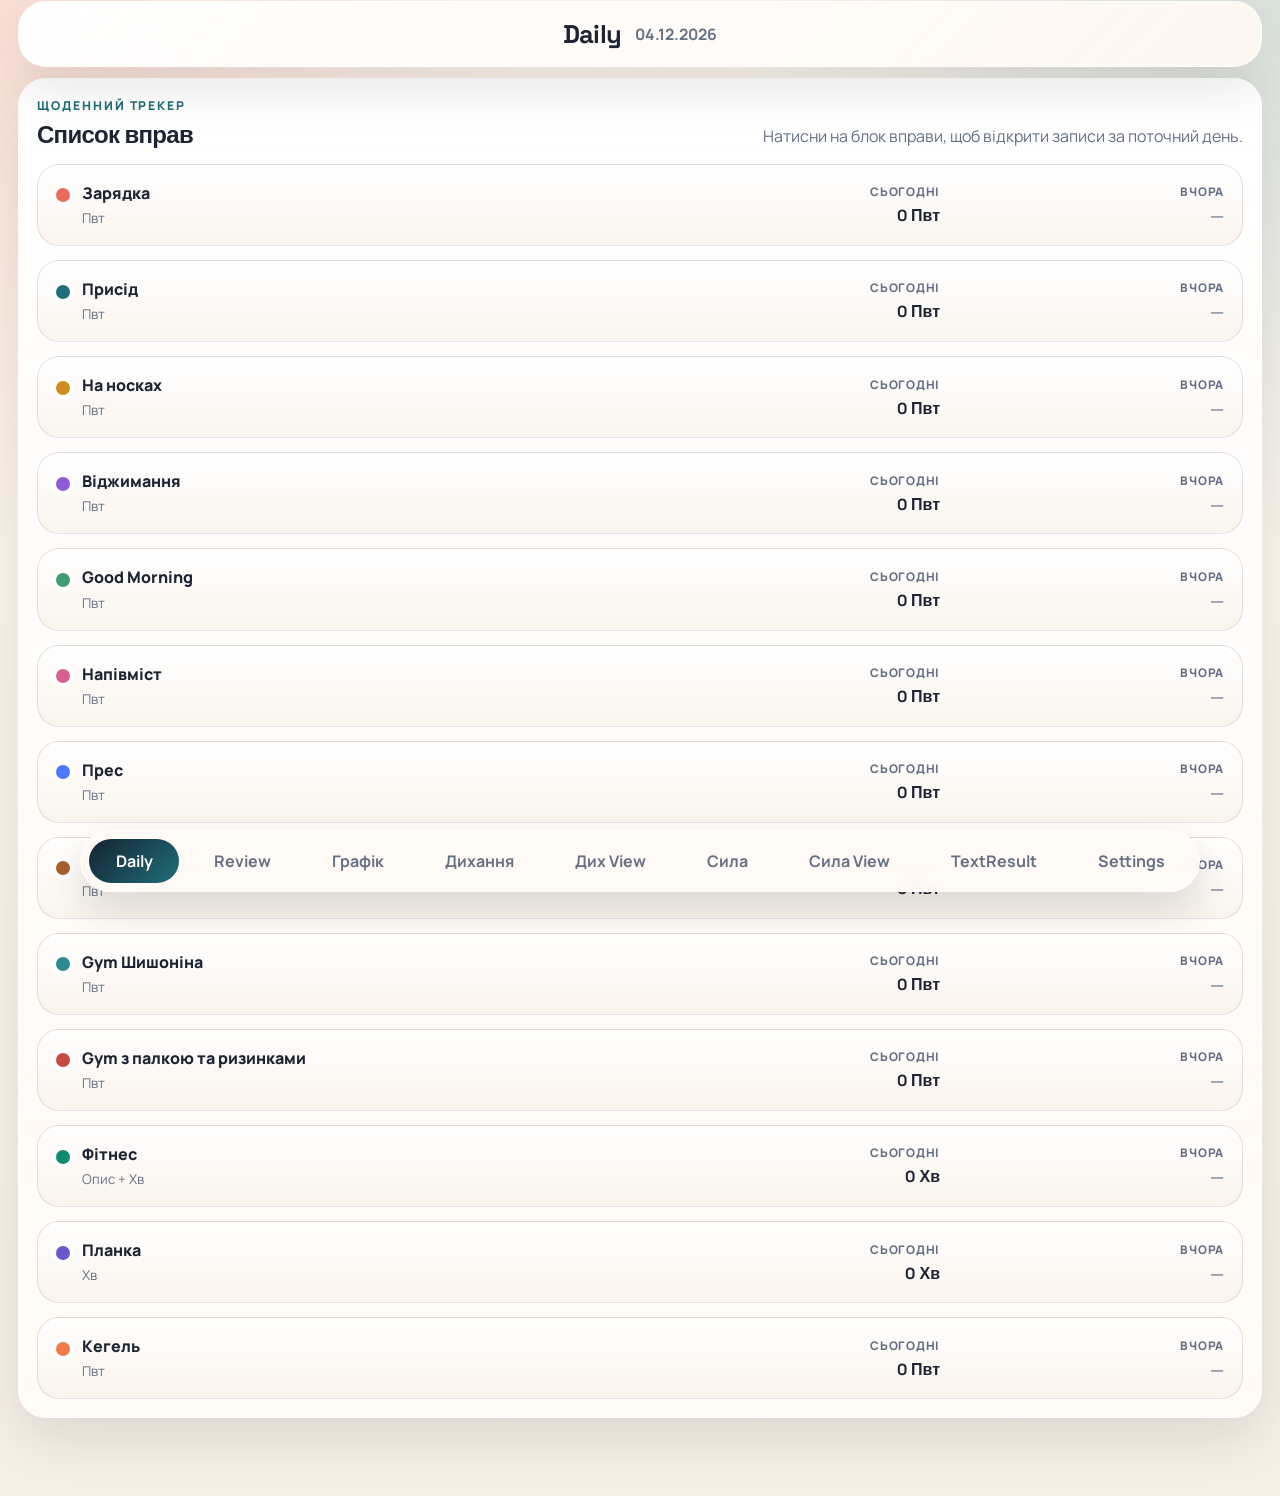
<file: index.html>
﻿<!doctype html>
<html lang="uk">
  <head>
    <meta charset="UTF-8" />
    <meta name="viewport" content="width=device-width, initial-scale=1.0" />
    <title>Training Tracker | Daily</title>
    <meta
      name="description"
      content="Training Tracker для щоденного запису повторів, хвилин і коротких нотаток по вправах."
    />
    <link rel="icon" type="image/png" href="img/favicon.png" />
    <link rel="apple-touch-icon" href="img/web-app-manifest-192x192.png" />
    <meta name="theme-color" content="#142233" />
    <link rel="manifest" href="manifest.json" />
    <link rel="stylesheet" href="styles/main.css" />
  </head>
  <body data-page="daily">
    <div class="app-shell">
      <header class="page-header">
        <div class="page-header__inner">
          <div class="page-header__title-row">
            <h1>Daily</h1>
            <p class="page-header__date" id="business-date"></p>
          </div>
        </div>
      </header>

      <main class="page-main">
        <section class="page-section page-section--tight">
          <div class="section-heading section-heading--compact">
            <div>
              <p class="section-heading__eyebrow">Щоденний трекер</p>
              <h2>Список вправ</h2>
            </div>
            <p class="section-heading__hint">
              Натисни на блок вправи, щоб відкрити записи за поточний день.
            </p>
          </div>

          <div id="daily-exercises" class="exercise-list"></div>
        </section>
      </main>

      <nav class="bottom-nav" aria-label="Основна навігація">
        <a class="nav-link is-active" href="index.html">Daily</a>
        <a class="nav-link" href="monthly-review.html">Monthly Review</a>
        <a class="nav-link" href="progress-chart.html">Графік</a>
        <a class="nav-link" href="breathing-gymnastics.html">Дихальна</a>
        <a class="nav-link" href="breathing-view.html">Дихальна View</a>
        <a class="nav-link" href="strength-exercises.html">Силові</a>
      </nav>
    </div>

    <script type="module" src="scripts/daily.js"></script>
  </body>
</html>
</file>
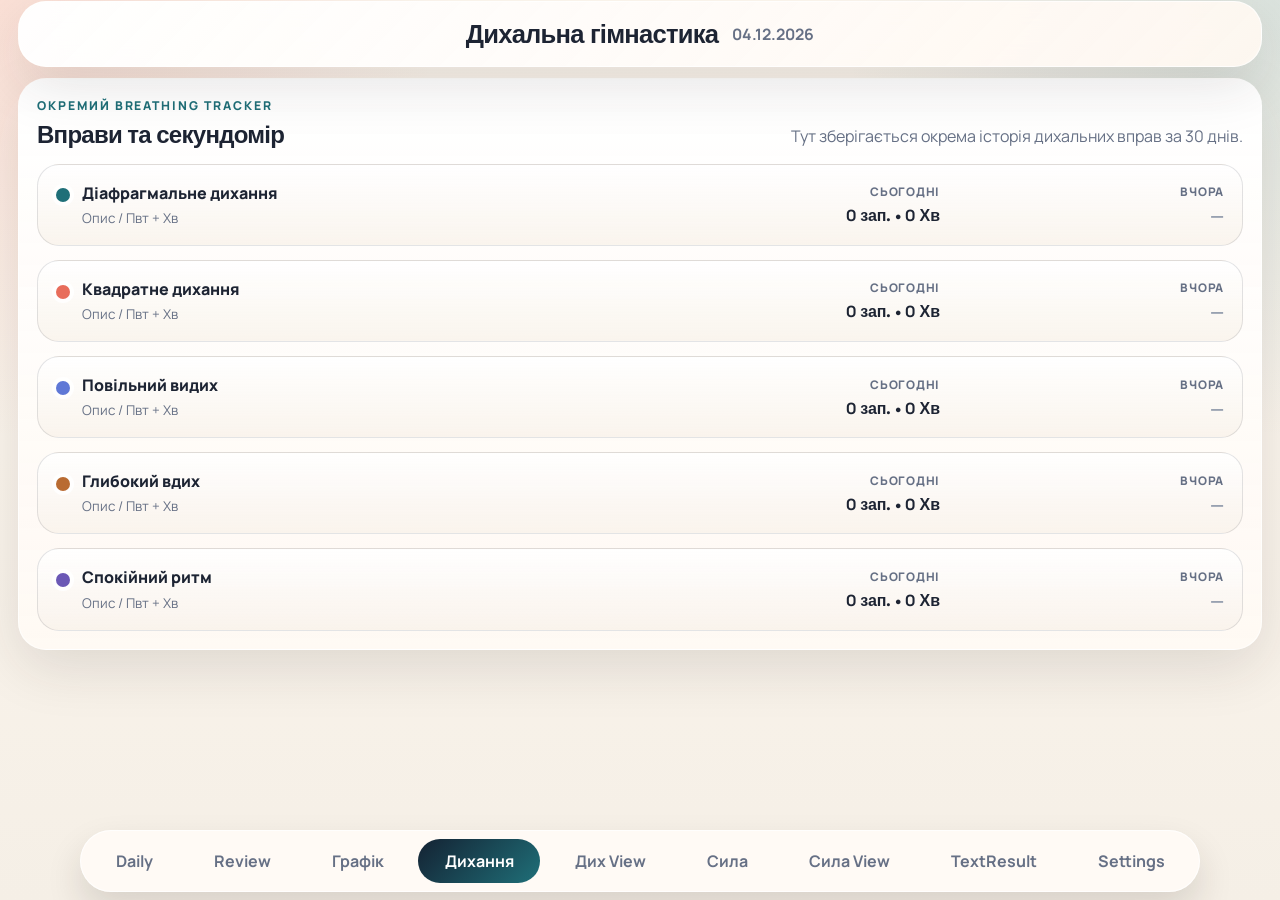
<file: breathing-gymnastics.html>
﻿<!doctype html>
<html lang="uk">
  <head>
    <meta charset="UTF-8" />
    <meta name="viewport" content="width=device-width, initial-scale=1.0" />
    <title>Training Tracker | Дихальна гімнастика</title>
    <link rel="icon" type="image/png" href="img/favicon.png" />
    <link rel="apple-touch-icon" href="img/web-app-manifest-192x192.png" />
    <meta name="theme-color" content="#142233" />
    <link rel="manifest" href="manifest.json" />
    <link rel="stylesheet" href="styles/main.css" />
  </head>
  <body data-page="breathing">
    <div class="app-shell">
      <header class="page-header">
        <div class="page-header__inner">
          <div class="page-header__title-row">
            <h1>Дихальна гімнастика</h1>
            <p class="page-header__date" id="business-date"></p>
          </div>
        </div>
      </header>

      <main class="page-main">
        <section class="page-section page-section--tight">
          <div class="section-heading section-heading--compact">
            <div>
              <p class="section-heading__eyebrow">Окремий breathing tracker</p>
              <h2>Вправи та секундомір</h2>
            </div>
            <p class="section-heading__hint">
              Тут зберігається окрема історія дихальних вправ за 30 днів.
            </p>
          </div>

          <div id="breathing-exercises" class="exercise-list"></div>
        </section>
      </main>

      <nav class="bottom-nav" aria-label="Основна навігація">
        <a class="nav-link" href="index.html">Daily</a>
        <a class="nav-link" href="monthly-review.html">Monthly Review</a>
        <a class="nav-link" href="progress-chart.html">Графік</a>
        <a class="nav-link is-active" href="breathing-gymnastics.html">Дихальна</a>
        <a class="nav-link" href="breathing-view.html">Дихальна View</a>
        <a class="nav-link" href="strength-exercises.html">Силові</a>
      </nav>
    </div>

    <script type="module" src="scripts/breathing.js"></script>
  </body>
</html>
</file>
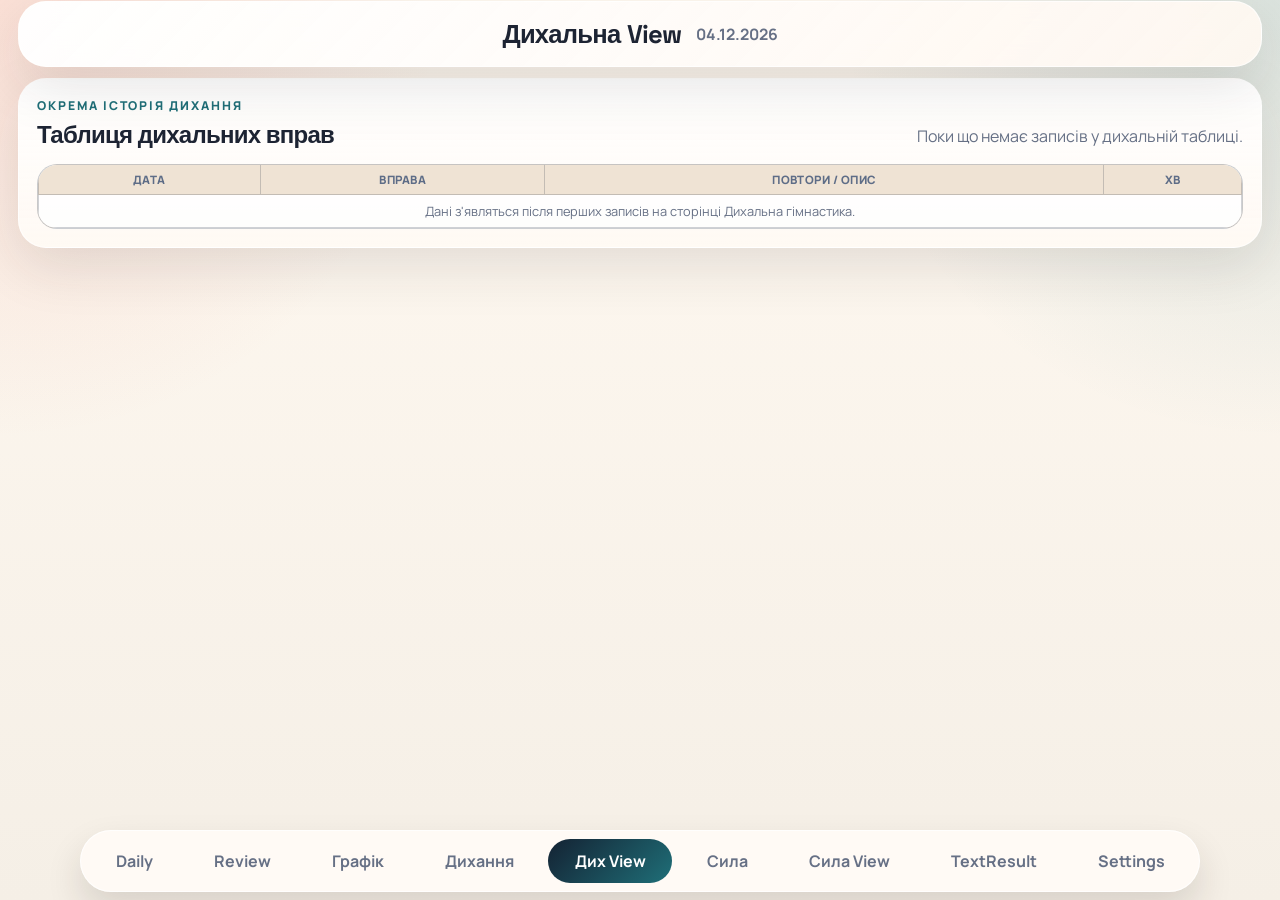
<file: breathing-view.html>
﻿<!doctype html>
<html lang="uk">
  <head>
    <meta charset="UTF-8" />
    <meta name="viewport" content="width=device-width, initial-scale=1.0" />
    <title>Training Tracker | Дихальна View</title>
    <link rel="icon" type="image/png" href="img/favicon.png" />
    <link rel="apple-touch-icon" href="img/web-app-manifest-192x192.png" />
    <meta name="theme-color" content="#142233" />
    <link rel="manifest" href="manifest.json" />
    <link rel="stylesheet" href="styles/main.css" />
    <link rel="stylesheet" href="styles/breathing-view-table.css" />
  </head>
  <body data-page="breathing-view">
    <div class="app-shell">
      <header class="page-header">
        <div class="page-header__inner">
          <div class="page-header__title-row">
            <h1>Дихальна View</h1>
            <p class="page-header__date" id="business-date"></p>
          </div>
        </div>
      </header>

      <main class="page-main page-main--wide">
        <section class="page-section page-section--tight">
          <div class="section-heading section-heading--compact">
            <div>
              <p class="section-heading__eyebrow">Окрема історія дихання</p>
              <h2>Таблиця дихальних вправ</h2>
            </div>
            <p class="section-heading__hint" id="breathing-review-count"></p>
          </div>

          <div class="breathing-table-block">
            <div class="breathing-table-scroll">
              <table class="breathing-table" id="breathing-view-table">
                <thead>
                  <tr>
                    <th>Дата</th>
                    <th>Вправа</th>
                    <th>Повтори / Опис</th>
                    <th>Хв</th>
                  </tr>
                </thead>
                <tbody id="breathing-review-table-body"></tbody>
              </table>
            </div>
          </div>
        </section>
      </main>

      <nav class="bottom-nav" aria-label="Основна навігація"></nav>
    </div>

    <script type="module" src="scripts/breathing-view-table.js"></script>
  </body>
</html>
</file>
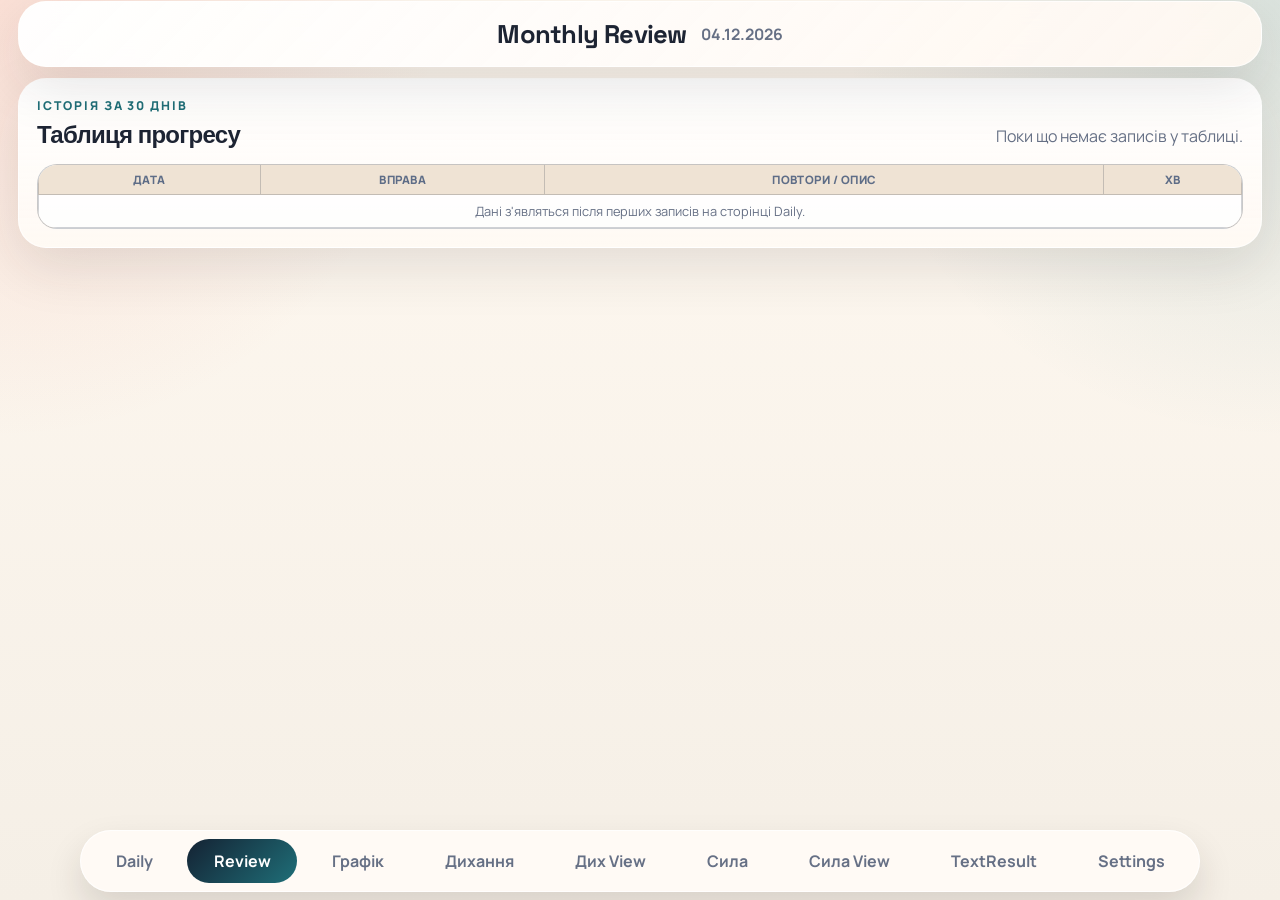
<file: monthly-review.html>
﻿<!doctype html>
<html lang="uk">
  <head>
    <meta charset="UTF-8" />
    <meta name="viewport" content="width=device-width, initial-scale=1.0" />
    <title>Training Tracker | Monthly Review</title>
    <link rel="icon" type="image/png" href="img/favicon.png" />
    <link rel="apple-touch-icon" href="img/web-app-manifest-192x192.png" />
    <meta name="theme-color" content="#142233" />
    <link rel="manifest" href="manifest.json" />
    <link rel="stylesheet" href="styles/main.css" />
    <link rel="stylesheet" href="styles/monthly-review-table.css" />
  </head>
  <body data-page="review">
    <div class="app-shell">
      <header class="page-header">
        <div class="page-header__inner">
          <div class="page-header__title-row">
            <h1>Monthly Review</h1>
            <p class="page-header__date" id="business-date"></p>
          </div>
        </div>
      </header>

      <main class="page-main page-main--wide">
        <section class="page-section page-section--tight">
          <div class="section-heading section-heading--compact">
            <div>
              <p class="section-heading__eyebrow">Історія за 30 днів</p>
              <h2>Таблиця прогресу</h2>
            </div>
            <p class="section-heading__hint" id="review-count"></p>
          </div>

          <div class="monthly-table-block">
            <div class="monthly-table-scroll">
              <table class="monthly-table" id="monthly-review-table">
                <thead>
                  <tr>
                    <th>Дата</th>
                    <th>Вправа</th>
                    <th>Повтори / Опис</th>
                    <th>Хв</th>
                  </tr>
                </thead>
                <tbody id="review-table-body"></tbody>
              </table>
            </div>
          </div>
        </section>
      </main>

      <nav class="bottom-nav" aria-label="Основна навігація"></nav>
    </div>

    <script type="module" src="scripts/monthly-review-table.js"></script>
  </body>
</html>
</file>
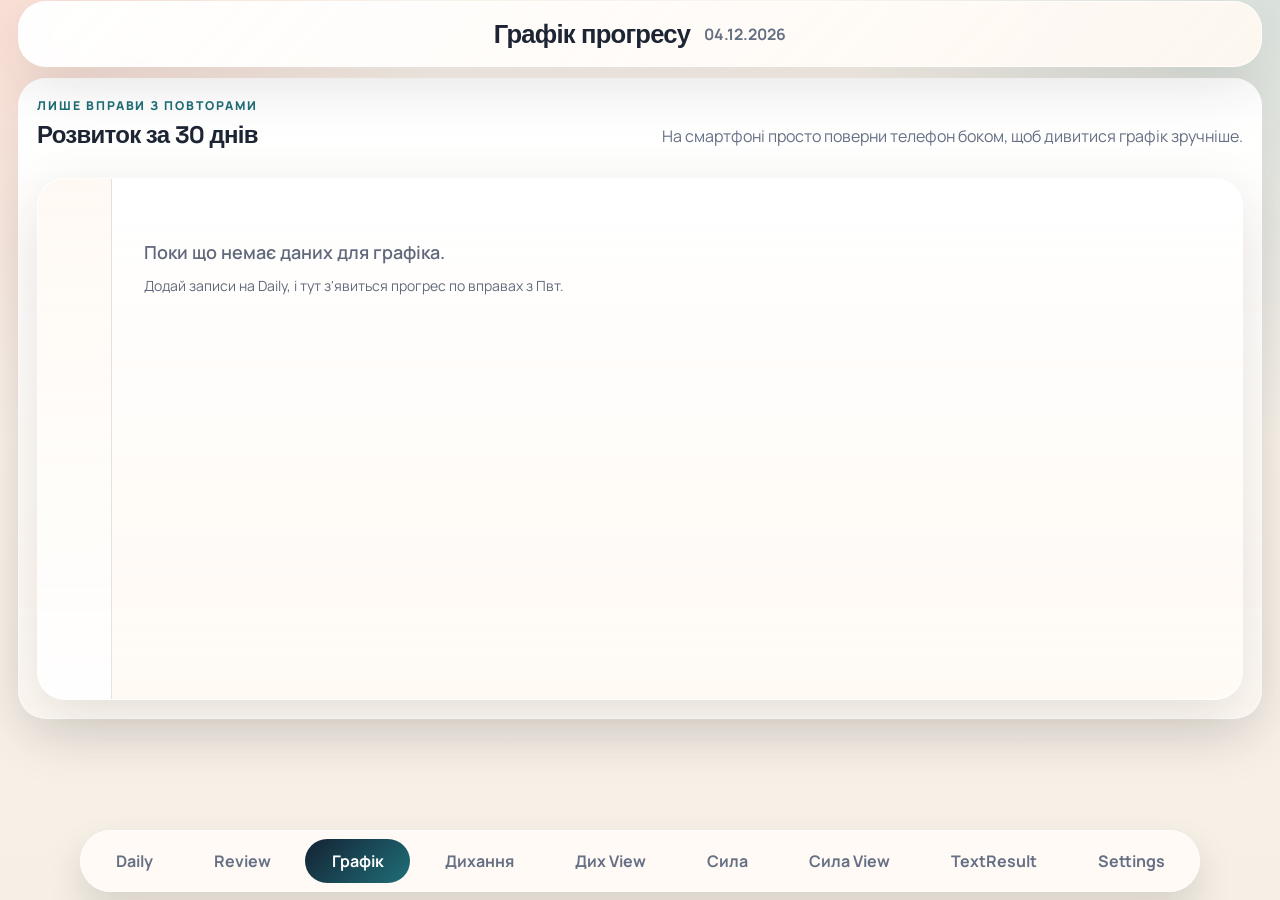
<file: progress-chart.html>
﻿<!doctype html>
<html lang="uk">
  <head>
    <meta charset="UTF-8" />
    <meta name="viewport" content="width=device-width, initial-scale=1.0" />
    <title>Training Tracker | Progress Chart</title>
    <link rel="icon" type="image/png" href="img/favicon.png" />
    <link rel="apple-touch-icon" href="img/web-app-manifest-192x192.png" />
    <meta name="theme-color" content="#142233" />
    <link rel="manifest" href="manifest.json" />
    <link rel="stylesheet" href="styles/main.css" />
  </head>
  <body data-page="chart">
    <div class="app-shell">
      <header class="page-header">
        <div class="page-header__inner">
          <div class="page-header__title-row">
            <h1>Графік прогресу</h1>
            <p class="page-header__date" id="business-date"></p>
          </div>
        </div>
      </header>

      <main class="page-main page-main--wide">
        <section class="page-section page-section--tight">
          <div class="section-heading section-heading--compact">
            <div>
              <p class="section-heading__eyebrow">Лише вправи з повторами</p>
              <h2>Розвиток за 30 днів</h2>
            </div>
            <p class="section-heading__hint">
              На смартфоні просто поверни телефон боком, щоб дивитися графік зручніше.
            </p>
          </div>

          <div class="chart-legend" id="chart-legend"></div>

          <div class="chart-card">
            <div class="chart-axis-wrap">
              <canvas id="chart-axis" aria-hidden="true"></canvas>
            </div>
            <div class="chart-scroll" id="chart-scroll">
              <canvas id="chart-canvas"></canvas>
            </div>
          </div>
        </section>
      </main>

      <nav class="bottom-nav" aria-label="Основна навігація">
        <a class="nav-link" href="index.html">Daily</a>
        <a class="nav-link" href="monthly-review.html">Monthly Review</a>
        <a class="nav-link is-active" href="progress-chart.html">Графік</a>
        <a class="nav-link" href="breathing-gymnastics.html">Дихальна</a>
        <a class="nav-link" href="breathing-view.html">Дихальна View</a>
        <a class="nav-link" href="strength-exercises.html">Силові</a>
      </nav>
    </div>

    <script type="module" src="scripts/chart.js"></script>
  </body>
</html>
</file>
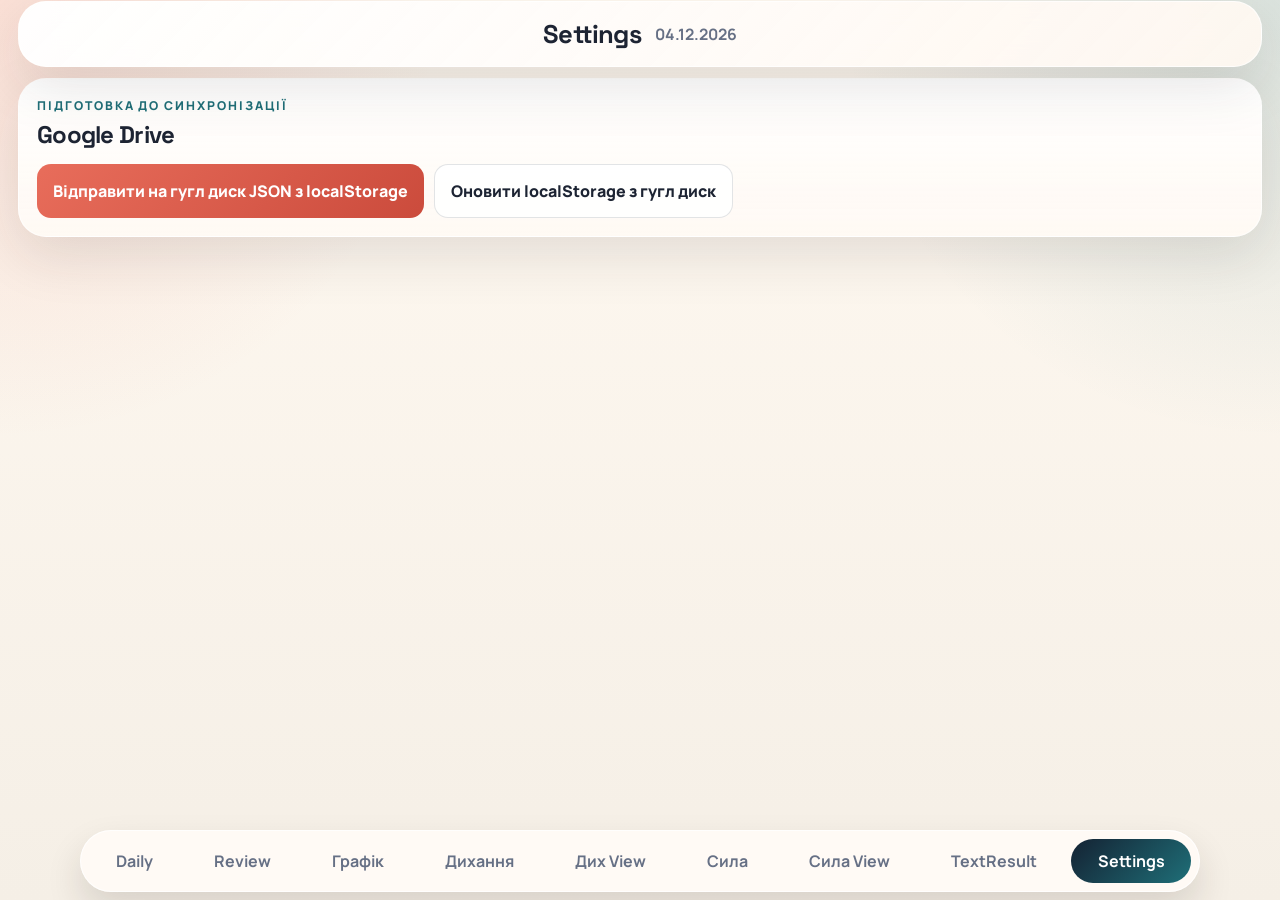
<file: settings.html>
﻿<!doctype html>
<html lang="uk">
  <head>
    <meta charset="UTF-8" />
    <meta name="viewport" content="width=device-width, initial-scale=1.0" />
    <title>Training Tracker | Settings</title>
    <link rel="icon" type="image/png" href="img/favicon.png" />
    <link rel="apple-touch-icon" href="img/web-app-manifest-192x192.png" />
    <meta name="theme-color" content="#142233" />
    <link rel="manifest" href="manifest.json" />
    <link rel="stylesheet" href="styles/main.css" />
  </head>
  <body data-page="settings">
    <div class="app-shell">
      <header class="page-header">
        <div class="page-header__inner">
          <div class="page-header__title-row">
            <h1>Settings</h1>
            <p class="page-header__date" id="business-date"></p>
          </div>
        </div>
      </header>

      <main class="page-main">
        <section class="page-section page-section--tight">
          <div class="section-heading section-heading--compact">
            <div>
              <p class="section-heading__eyebrow">Підготовка до синхронізації</p>
              <h2>Google Drive</h2>
            </div>
            
          </div>

          <div class="settings-grid">
            <button class="primary-button settings-button" type="button" id="settings-export-drive">
              Відправити на гугл диск JSON з localStorage
            </button>
            <button class="secondary-button settings-button" type="button" id="settings-import-drive">
              Оновити localStorage з гугл диск
            </button>
          </div>

          <p class="settings-status is-hidden" id="settings-status" aria-live="polite"></p>
        </section>
      </main>

      <nav class="bottom-nav" aria-label="Основна навігація"></nav>
    </div>

    <script type="module" src="scripts/settings.js"></script>
  </body>
</html>
</file>
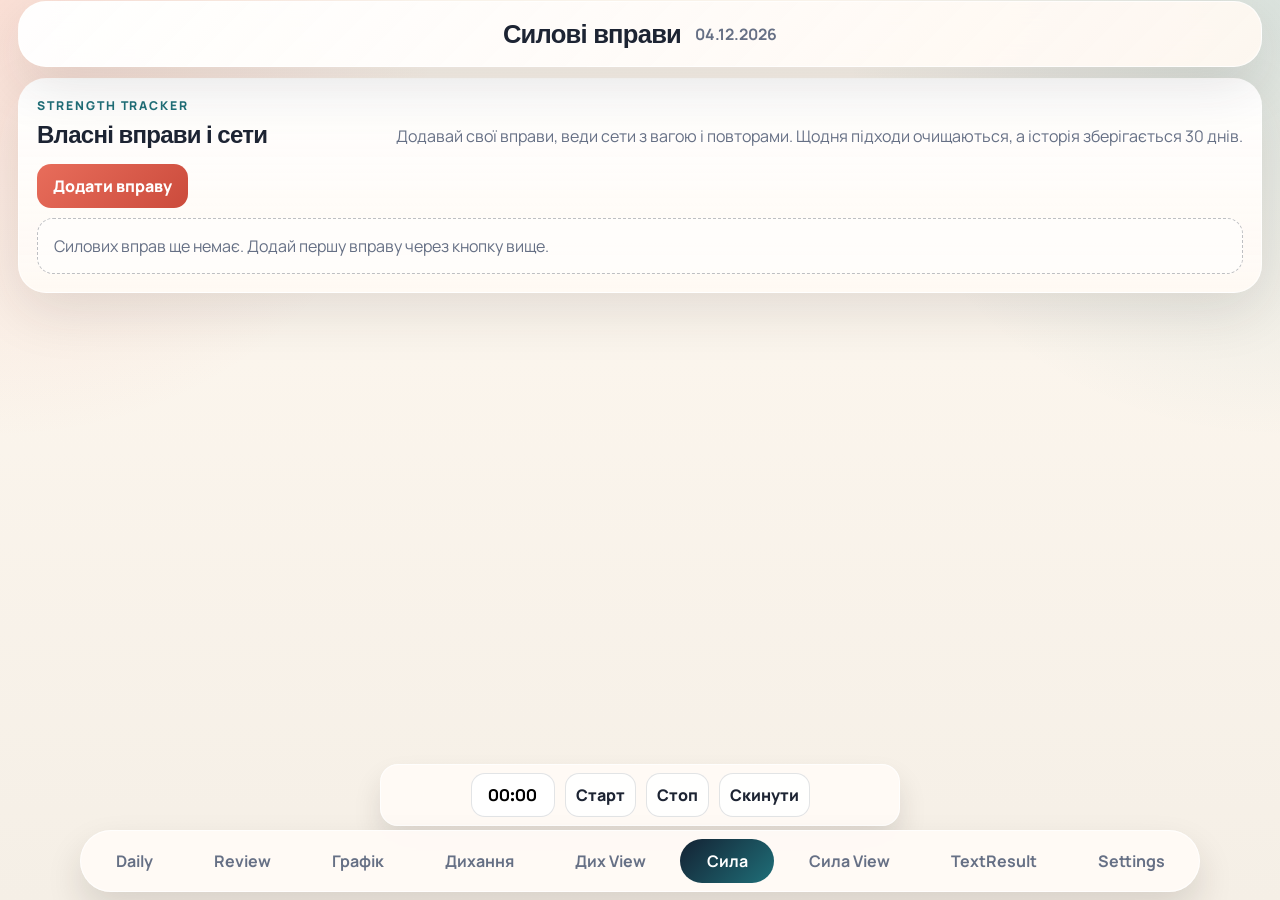
<file: strength-exercises.html>
﻿<!doctype html>
<html lang="uk">
  <head>
    <meta charset="UTF-8" />
    <meta name="viewport" content="width=device-width, initial-scale=1.0" />
    <title>Training Tracker | Силові вправи</title>
    <link rel="icon" type="image/png" href="img/favicon.png" />
    <link rel="apple-touch-icon" href="img/web-app-manifest-192x192.png" />
    <meta name="theme-color" content="#142233" />
    <link rel="manifest" href="manifest.json" />
    <link rel="stylesheet" href="styles/main.css" />
  </head>
  <body data-page="strength">
    <div class="app-shell">
      <header class="page-header">
        <div class="page-header__inner">
          <div class="page-header__title-row">
            <h1>Силові вправи</h1>
            <p class="page-header__date" id="business-date"></p>
          </div>
        </div>
      </header>

      <main class="page-main">
        <section class="page-section page-section--tight">
          <div class="section-heading section-heading--compact">
            <div>
              <p class="section-heading__eyebrow">Strength Tracker</p>
              <h2>Власні вправи і сети</h2>
            </div>
            <p class="section-heading__hint">
              Додавай свої вправи, веди сети з вагою і повторами. Щодня підходи очищаються, а історія зберігається 30 днів.
            </p>
          </div>

          <div class="strength-toolbar">
            <button class="primary-button" type="button" id="show-add-strength-exercise">
              Додати вправу
            </button>
          </div>

          <form class="exercise-form is-hidden" id="strength-add-form">
            <p class="exercise-form__title">Нова силова вправа</p>
            <div class="exercise-form__grid strength-form-grid">
              <div class="field field--wide">
                <label for="strength-exercise-name">Назва вправи</label>
                <input
                  id="strength-exercise-name"
                  name="exerciseName"
                  type="text"
                  required
                  placeholder="Наприклад Жим лежачи"
                />
              </div>
            </div>
            <div class="exercise-form__actions">
              <button class="primary-button" type="submit">Додати ✓</button>
              <button class="secondary-button" type="button" id="cancel-add-strength-exercise">
                Скасувати
              </button>
            </div>
          </form>

          <div id="strength-exercises" class="exercise-list"></div>
        </section>
      </main>

      <div class="floating-timer" aria-label="Таймер тренування">
        <div class="floating-timer__row">
          <input id="strength-timer-input" class="timer-input" type="text" inputmode="numeric" value="00:00" aria-label="Таймер хвилини і секунди" />
          <button id="strength-timer-toggle" class="secondary-button" type="button">Старт</button>
          <button id="strength-timer-stop" class="secondary-button" type="button">Стоп</button>
          <button id="strength-timer-reset" class="secondary-button" type="button">Скинути</button>
        </div>
      </div>

      <nav class="bottom-nav" aria-label="Основна навігація"></nav>
    </div>

    <script type="module" src="scripts/strength.js"></script>
  </body>
</html>
</file>
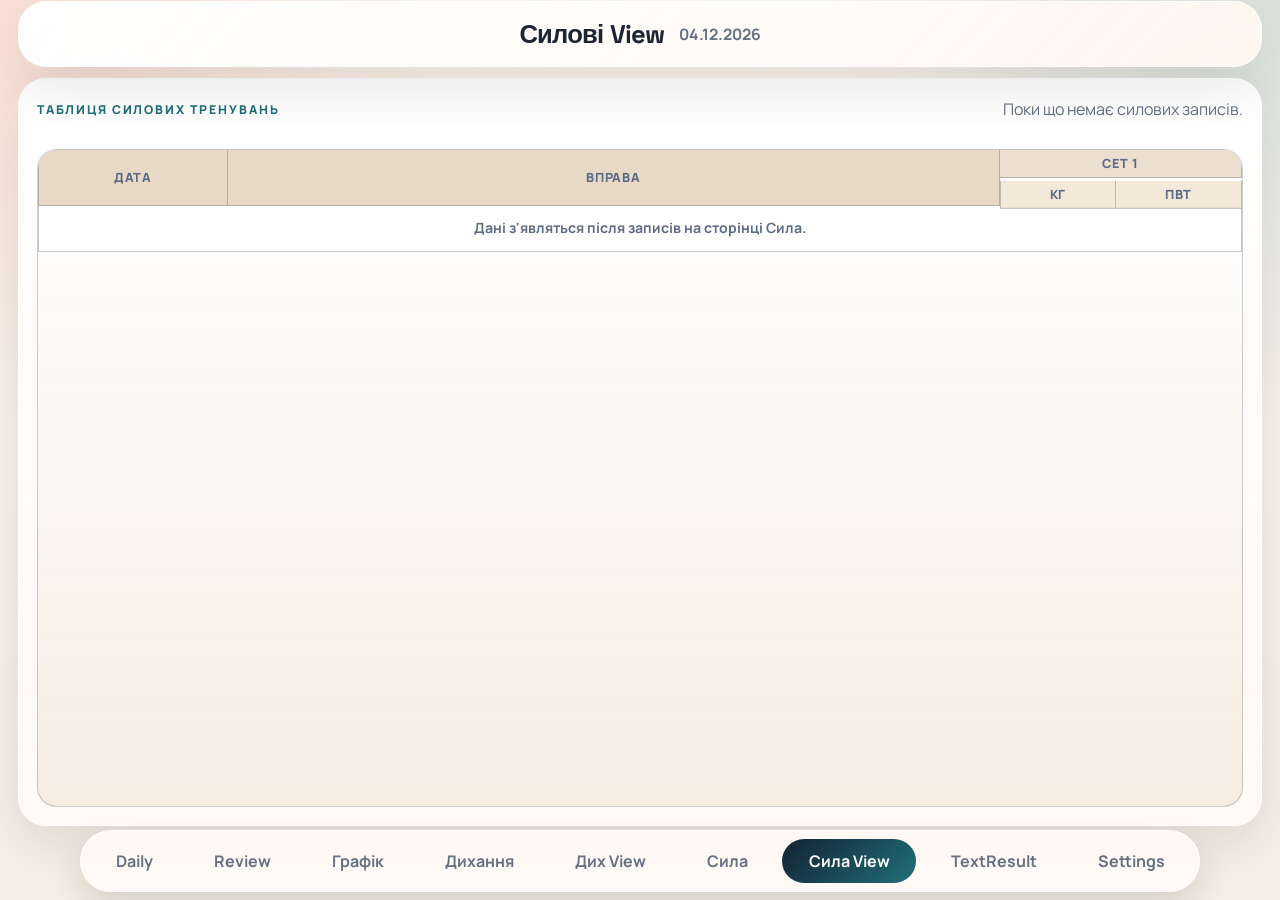
<file: strength-view.html>
﻿<!doctype html>
<html lang="uk">
  <head>
    <meta charset="UTF-8" />
    <meta name="viewport" content="width=device-width, initial-scale=1.0" />
    <title>Training Tracker | Силові View</title>
    <link rel="icon" type="image/png" href="img/favicon.png" />
    <link rel="apple-touch-icon" href="img/web-app-manifest-192x192.png" />
    <meta name="theme-color" content="#142233" />
    <link rel="manifest" href="manifest.json" />
    <link rel="stylesheet" href="styles/main.css" />
    <link rel="stylesheet" href="styles/strength-view-table.css" />
  </head>
  <body data-page="strength-view">
    <div class="app-shell">
      <header class="page-header">
        <div class="page-header__inner">
          <div class="page-header__title-row">
            <h1>Силові View</h1>
            <p class="page-header__date" id="business-date"></p>
          </div>
        </div>
      </header>
    

      <main class="page-main page-main--wide strength-view-main">
        <section class="page-section page-section--tight strength-view-section">
          <div class="section-heading section-heading--compact">
            <div>
              <p class="section-heading__eyebrow">Таблиця силових тренувань</p>
            </div>
            <p class="section-heading__hint" id="strength-review-count"></p>
          </div>

          <div class="strength-table-shell">
            <div class="strength-table-shell__landscape" id="strength-landscape-shell">
              <div class="strength-table-scroll">
                <table class="strength-table" id="strength-review-table">
                  <thead id="strength-review-head"></thead>
                  <tbody id="strength-review-body"></tbody>
                </table>
              </div>
            </div>
          </div>
        </section>
      </main>

      <nav class="bottom-nav" aria-label="Основна навігація"></nav>
    </div>

    <script type="module" src="scripts/strength-review.js"></script>
  </body>
</html>
</file>
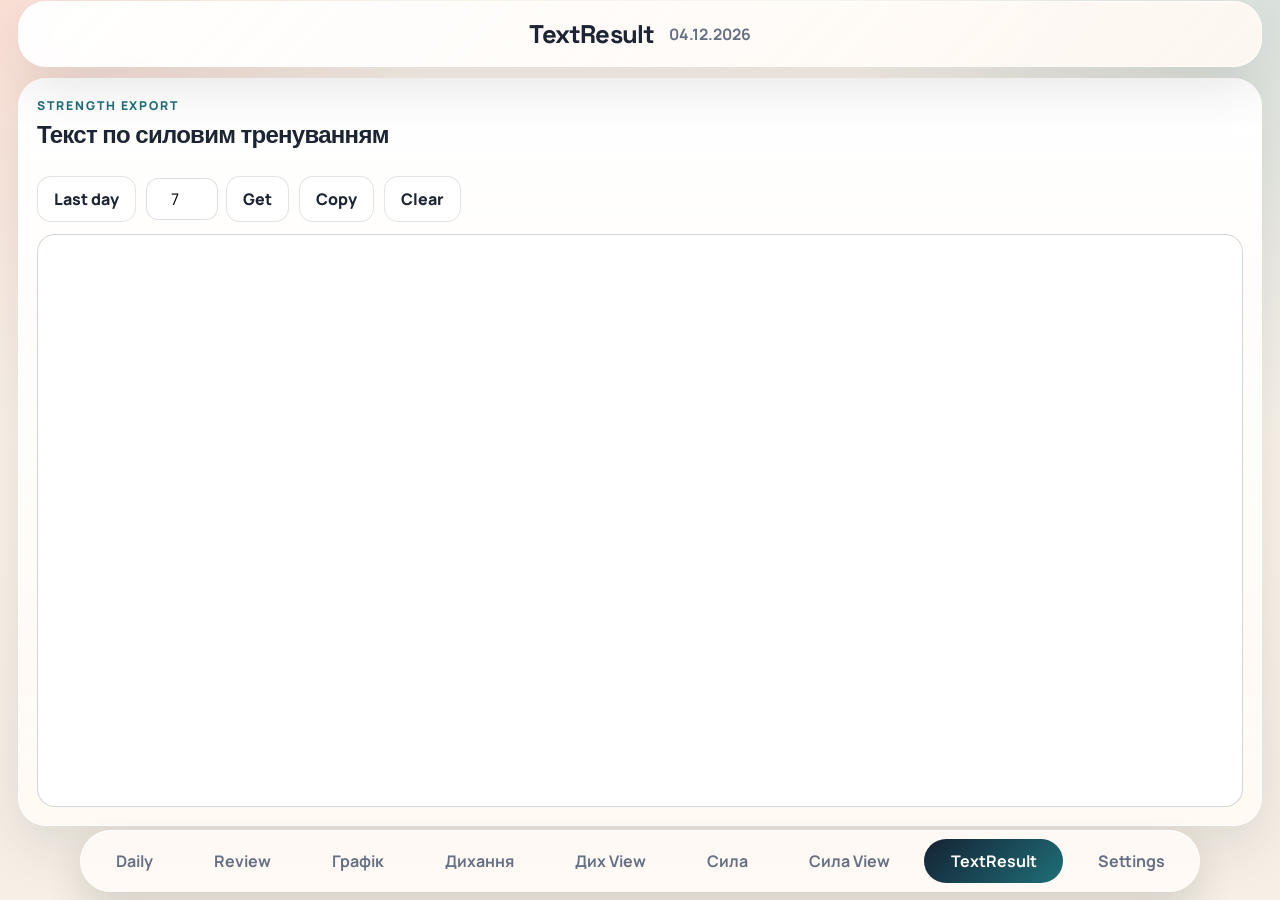
<file: text-result.html>
<!doctype html>
<html lang="uk">
  <head>
    <meta charset="UTF-8" />
    <meta name="viewport" content="width=device-width, initial-scale=1.0" />
    <title>Training Tracker | TextResult</title>
    <link rel="icon" type="image/png" href="img/favicon.png" />
    <link rel="apple-touch-icon" href="img/web-app-manifest-192x192.png" />
    <meta name="theme-color" content="#142233" />
    <link rel="manifest" href="manifest.json" />
    <link rel="stylesheet" href="styles/main.css" />
  </head>
  <body data-page="text-result">
    <div class="app-shell">
      <header class="page-header">
        <div class="page-header__inner">
          <div class="page-header__title-row">
            <h1>TextResult</h1>
            <p class="page-header__date" id="business-date"></p>
          </div>
        </div>
      </header>

      <main class="page-main page-main--wide text-result-main">
        <section class="page-section page-section--tight text-result-section">
          <div class="section-heading section-heading--compact">
            <div>
              <p class="section-heading__eyebrow">Strength export</p>
              <h2>Текст по силовим тренуванням</h2>
            </div>
          </div>

          <div class="text-result-toolbar">
            <button type="button" class="secondary-button" id="tr-last-day">Last day</button>

            <div class="text-result-toolbar__days">
              <input
                id="tr-days-input"
                type="number"
                min="1"
                max="60"
                step="1"
                inputmode="numeric"
                value="7"
                aria-label="Кількість днів"
              />
              <button type="button" class="secondary-button" id="tr-get">Get</button>
            </div>

            <button type="button" class="secondary-button" id="tr-copy">Copy</button>
            <button type="button" class="secondary-button" id="tr-clear">Clear</button>
          </div>

          <div class="text-result-output-wrap">
            <pre id="tr-output" class="text-result-output"></pre>
          </div>
        </section>
      </main>

      <nav class="bottom-nav" aria-label="Основна навігація"></nav>
    </div>

    <script type="module" src="scripts/text-result.js"></script>
  </body>
</html>
</file>
<file: styles/main.css>
﻿@import url("https://fonts.googleapis.com/css2?family=Manrope:wght@400;500;600;700;800&family=Space+Grotesk:wght@500;700&display=swap");

:root {
  --bg: #f5efe6;
  --surface: rgba(255, 252, 248, 0.92);
  --surface-strong: rgba(255, 255, 255, 0.96);
  --line: rgba(24, 34, 51, 0.12);
  --line-strong: rgba(24, 34, 51, 0.28);
  --text: #1d2433;
  --text-soft: #667085;
  --text-faint: #97a0b0;
  --accent: #e86d5b;
  --accent-strong: #cb4b3c;
  --accent-alt: #1f6f78;
  --navy: #142233;
  --shadow: 0 18px 55px rgba(44, 37, 34, 0.12);
  --radius-xl: 28px;
  --radius-lg: 22px;
  --radius-md: 18px;
  --sticky-col-1-width: 78px;
  --sticky-col-2-width: 124px;
  --strength-subhead-top: 41px;
}

*,
*::before,
*::after {
  box-sizing: border-box;
}

html {
  scroll-behavior: smooth;
}

body {
  margin: 0;
  min-height: 100vh;
  font-family: "Manrope", sans-serif;
  color: var(--text);
  background:
    radial-gradient(circle at top left, rgba(232, 109, 91, 0.18), transparent 28%),
    radial-gradient(circle at top right, rgba(31, 111, 120, 0.16), transparent 28%),
    linear-gradient(180deg, #fff9f1 0%, var(--bg) 100%);
  overflow-x: hidden;
}

button,
input {
  font: inherit;
}

a {
  color: inherit;
  text-decoration: none;
}

canvas {
  display: block;
  max-width: 100%;
}

code {
  padding: 0.08rem 0.36rem;
  border-radius: 999px;
  background: rgba(20, 34, 51, 0.08);
}

.app-shell {
  width: min(100%, 1280px);
  min-height: 100dvh;
  margin: 0 auto;
  padding: 0 18px;
  display: flex;
  flex-direction: column;
}

.page-header {
  position: sticky;
  top: 0;
  z-index: 20;
  padding: 1px 0;
  backdrop-filter: blur(16px);
}

.page-header__inner {
  padding: 16px 20px;
  border: 1px solid rgba(255, 255, 255, 0.72);
  border-radius: var(--radius-xl);
  background:
    linear-gradient(135deg, rgba(255, 255, 255, 0.9), rgba(255, 246, 238, 0.78)),
    rgba(255, 255, 255, 0.7);
  box-shadow: var(--shadow);
}

.page-header__title-row {
  display: flex;
  align-items: center;
  justify-content: center;
  flex-wrap: wrap;
  gap: 10px 14px;
  text-align: center;
}

.page-header h1,
.section-heading h2,
.placeholder-card h2 {
  margin: 0;
  font-family: "Space Grotesk", sans-serif;
  font-weight: 700;
  letter-spacing: -0.03em;
}

.page-header h1 {
  font-size: clamp(1.55rem, 2vw, 2.3rem);
}

.page-header__date {
  margin: 0;
  font-size: 0.98rem;
  font-weight: 700;
  color: var(--text-soft);
}

.page-main {
  display: flex;
  flex-direction: column;
  flex: 1 0 auto;
  gap: 18px;
  padding-top: 10px;
  padding-bottom: 78px;
}

.page-main--wide {
  gap: 14px;
}

.page-section,
.table-card,
.placeholder-card,
.chart-card {
  border: 1px solid rgba(255, 255, 255, 0.72);
  border-radius: var(--radius-xl);
  background:
    linear-gradient(180deg, var(--surface-strong), rgba(255, 249, 243, 0.86)),
    var(--surface);
  box-shadow: var(--shadow);
}

.page-section {
  padding: 20px;
}

.page-section--tight {
  padding: 18px;
}

.section-heading {
  display: flex;
  align-items: end;
  justify-content: space-between;
  gap: 14px;
  margin-bottom: 18px;
}

.section-heading--compact {
  margin-bottom: 14px;
}

.section-heading__eyebrow {
  margin: 0 0 5px;
  font-size: 0.76rem;
  font-weight: 800;
  letter-spacing: 0.16em;
  text-transform: uppercase;
  color: var(--accent-alt);
}

.section-heading__hint,
.placeholder-card p {
  margin: 0;
  color: var(--text-soft);
  line-height: 1.6;
}

.exercise-list {
  display: grid;
  gap: 14px;
}

.exercise-card {
  border: 1px solid var(--line);
  border-radius: var(--radius-lg);
  overflow: hidden;
  background: linear-gradient(180deg, rgba(255, 255, 255, 0.86), rgba(248, 241, 233, 0.74));
}

.exercise-card__summary {
  width: 100%;
  display: grid;
  grid-template-columns: minmax(0, 1.6fr) minmax(90px, 0.72fr) minmax(90px, 0.72fr);
  gap: 14px;
  align-items: center;
  padding: 18px 18px;
  border: 0;
  color: inherit;
  text-align: left;
  cursor: pointer;
  background: transparent;
}

.exercise-card__summary:hover,
.exercise-card__summary:focus-visible {
  background: rgba(31, 111, 120, 0.04);
  outline: none;
}

.exercise-card__title {
  display: flex;
  align-items: start;
  gap: 12px;
  min-width: 0;
}

.exercise-card__dot {
  width: 14px;
  height: 14px;
  flex: 0 0 14px;
  border-radius: 50%;
  margin-top: 0.34rem;
  box-shadow: 0 0 0 4px rgba(255, 255, 255, 0.9);
}

.exercise-card__name {
  margin: 0;
  font-weight: 800;
  line-height: 1.32;
  word-break: break-word;
}

.exercise-card__mode {
  margin-top: 5px;
  color: var(--text-soft);
  font-size: 0.84rem;
}

.exercise-card__metric {
  text-align: right;
}

.exercise-card__metric-label {
  display: block;
  font-size: 0.74rem;
  font-weight: 800;
  letter-spacing: 0.06em;
  text-transform: uppercase;
  color: var(--text-soft);
}

.exercise-card__metric-value {
  display: block;
  margin-top: 6px;
  font-family: "Space Grotesk", sans-serif;
  font-size: 1rem;
  font-weight: 700;
  line-height: 1.28;
}

.is-muted {
  color: var(--text-faint);
}

.exercise-card__panel {
  padding: 0 18px 18px;
  border-top: 1px solid var(--line);
  background: rgba(255, 255, 255, 0.46);
}

.exercise-card__panel-inner {
  display: grid;
  gap: 14px;
  padding-top: 14px;
}

.entry-list {
  display: grid;
  gap: 10px;
}

.entry-row,
.stopwatch-row {
  padding: 12px 14px;
  border: 1px solid var(--line);
  border-radius: 16px;
  background: rgba(255, 255, 255, 0.92);
}

.entry-row {
  display: flex;
  align-items: center;
  justify-content: space-between;
  gap: 12px;
}

.entry-row__value {
  min-width: 0;
  font-weight: 700;
  line-height: 1.45;
  word-break: break-word;
}

.entry-row__actions,
.stopwatch-row__actions,
.panel-toolbar__actions,
.exercise-form__actions,
.settings-grid,
.strength-entry-form__actions,
.rename-form__actions {
  display: flex;
  flex-wrap: wrap;
  gap: 10px;
}

.panel-toolbar,
.stopwatch-row,
.strength-toolbar {
  display: flex;
  align-items: center;
  justify-content: space-between;
  gap: 12px;
}

.panel-toolbar--icons {
  justify-content: flex-end;
}

.stopwatch-row {
  background: linear-gradient(135deg, rgba(20, 34, 51, 0.04), rgba(31, 111, 120, 0.08));
}

.stopwatch-row__time {
  font-family: "Space Grotesk", sans-serif;
  font-size: 1.35rem;
  font-weight: 700;
}

.icon-button,
.primary-button,
.secondary-button {
  border-radius: 14px;
  cursor: pointer;
  transition:
    transform 0.2s ease,
    background-color 0.2s ease,
    opacity 0.2s ease;
}

.icon-button:hover,
.primary-button:hover,
.secondary-button:hover {
  transform: translateY(-1px);
}

.icon-button {
  min-width: 40px;
  height: 40px;
  padding: 0 12px;
  border: 0;
  font-size: 1rem;
  color: var(--text);
  background: rgba(20, 34, 51, 0.08);
}

.icon-button--danger {
  color: #9c3030;
  background: rgba(225, 89, 89, 0.14);
}

.primary-button,
.secondary-button {
  padding: 11px 16px;
  font-weight: 900;
}

.primary-button {
  border: 0;
  color: white;
  background: linear-gradient(135deg, var(--accent), var(--accent-strong));
}

.secondary-button {
  border: 1px solid rgba(20, 34, 51, 0.12);
  color: var(--text);
  background: rgba(255, 255, 255, 0.88);
}

.exercise-form,
.strength-entry-form {
  display: grid;
  gap: 12px;
  padding: 14px;
  border: 1px solid rgba(31, 111, 120, 0.14);
  border-radius: 18px;
  background: linear-gradient(135deg, rgba(31, 111, 120, 0.08), rgba(232, 109, 91, 0.08));
}

.exercise-form__title {
  margin: 0;
  font-weight: 800;
}

.exercise-form__grid {
  display: grid;
  grid-template-columns: repeat(3, minmax(0, 1fr));
  gap: 12px;
}

.strength-form-grid {
  grid-template-columns: 1fr;
}

.strength-entry-form__grid {
  display: grid;
  grid-template-columns: repeat(2, minmax(0, 1fr));
  gap: 12px;
}

.field,
.field--wide,
.rename-form {
  display: grid;
  gap: 7px;
}

.rename-form {
  width: 100%;
}

.field--wide {
  grid-column: 1 / -1;
}

.field label {
  font-size: 0.86rem;
  font-weight: 700;
  color: var(--text-soft);
}

.field input {
  width: 100%;
  padding: 12px 14px;
  border: 1px solid rgba(20, 34, 51, 0.12);
  border-radius: 14px;
  color: var(--text);
  background: rgba(255, 255, 255, 0.98);
}

.field input:focus {
  outline: 2px solid rgba(31, 111, 120, 0.2);
  border-color: rgba(31, 111, 120, 0.42);
}

.empty-inline {
  padding: 16px;
  border: 1px dashed var(--line-strong);
  border-radius: 16px;
  color: var(--text-soft);
  background: rgba(255, 255, 255, 0.54);
}

.table-card {
  overflow: hidden;
}

.table-wrap {
  width: 100%;
  overflow-x: auto;
  overflow-y: hidden;
  padding-bottom: 2px;
  -webkit-overflow-scrolling: touch;
}

.review-table {
  width: 100%;
  min-width: 760px;
  border-collapse: separate;
  border-spacing: 0;
  font-size: 0.84rem;
}

.review-table--strength {
  min-width: 680px;
}

.review-table thead th {
  position: sticky;
  top: 0;
  z-index: 3;
  padding: 10px 8px;
  font-size: 0.7rem;
  text-align: left;
  letter-spacing: 0.06em;
  text-transform: uppercase;
  color: var(--text-soft);
  background: rgba(248, 240, 232, 0.99);
  border-bottom: 1px solid var(--line-strong);
  border-right: 1px solid var(--line-strong);
  white-space: nowrap;
}

.review-table thead th:first-child,
.review-table tbody td:first-child {
  border-left: 1px solid var(--line-strong);
}

.review-table tbody td {
  padding: 10px 8px;
  border-right: 1px solid var(--line-strong);
  border-bottom: 1px solid var(--line-strong);
  vertical-align: top;
  background: rgba(255, 255, 255, 0.9);
  white-space: nowrap;
}

.review-table tbody tr:hover td {
  background: rgba(31, 111, 120, 0.05);
}

.review-table--strength .sticky-col-1,
.review-table--strength .sticky-col-2 {
  position: sticky;
  z-index: 2;
  background: rgba(255, 252, 248, 0.995);
  box-shadow: inset -1px 0 0 var(--line-strong);
}

.review-table--strength thead .sticky-col-1,
.review-table--strength thead .sticky-col-2 {
  z-index: 5;
  background: rgba(248, 240, 232, 0.995);
}

.review-table--strength .sticky-col-1 {
  left: 0;
  min-width: var(--sticky-col-1-width);
  width: var(--sticky-col-1-width);
}

.review-table--strength .sticky-col-2 {
  left: var(--sticky-col-1-width);
  min-width: var(--sticky-col-2-width);
  width: var(--sticky-col-2-width);
}

.review-table--strength thead tr:nth-child(2) th {
  top: var(--strength-subhead-top);
  z-index: 4;
}

.table-note {
  color: var(--text-soft);
}

.chart-legend {
  display: flex;
  flex-wrap: wrap;
  gap: 10px;
  margin-bottom: 14px;
}

.legend-chip {
  display: inline-flex;
  align-items: center;
  gap: 8px;
  padding: 10px 12px;
  border-radius: 999px;
  border: 1px solid var(--line);
  background: rgba(255, 255, 255, 0.8);
  color: var(--text-soft);
  font-size: 0.9rem;
}

.legend-chip__dot {
  width: 10px;
  height: 10px;
  border-radius: 50%;
}

.chart-card {
  display: grid;
  grid-template-columns: 74px minmax(0, 1fr);
  overflow: hidden;
}

.chart-axis-wrap {
  border-right: 1px solid var(--line);
  background: linear-gradient(180deg, rgba(255, 249, 243, 0.96), rgba(255, 255, 255, 0.88));
}

.chart-scroll {
  overflow-x: auto;
  overflow-y: hidden;
}

.chart-axis-wrap,
.chart-scroll {
  min-height: 520px;
}

.placeholder-card {
  display: grid;
  place-items: center;
  min-height: 320px;
  padding: 28px;
  text-align: center;
}

.settings-button {
  min-height: 54px;
}

.settings-status {
  margin: 12px 0 0;
  padding: 12px 14px;
  border-radius: 14px;
  font-weight: 700;
}

.settings-status.is-error {
  color: #9c3030;
  background: rgba(225, 89, 89, 0.14);
  border: 1px solid rgba(156, 48, 48, 0.2);
}

.settings-status.is-success {
  color: #176042;
  background: rgba(46, 160, 110, 0.14);
  border: 1px solid rgba(23, 96, 66, 0.18);
}

.bottom-nav {
  position: fixed;
  left: 50%;
  bottom: max(8px, calc(env(safe-area-inset-bottom) + 8px));
  z-index: 50;
  display: flex;
  gap: 8px;
  width: min(calc(100% - 18px), 1120px);
  padding: 8px;
  transform: translateX(-50%);
  border: 1px solid rgba(255, 255, 255, 0.82);
  border-radius: 999px;
  background: rgba(255, 250, 246, 0.96);
  backdrop-filter: blur(18px);
  box-shadow: 0 18px 36px rgba(41, 35, 31, 0.14);
  overflow-x: auto;
  overflow-y: hidden;
}

.nav-link {
  flex: 1 0 max-content;
  padding: 11px 14px;
  border-radius: 999px;
  text-align: center;
  color: var(--text-soft);
  font-weight: 700;
  white-space: nowrap;
}

.nav-link.is-active {
  color: white;
  background: linear-gradient(135deg, var(--navy), #1f6f78);
}

.is-hidden {
  display: none !important;
}

@media (max-width: 900px) {
  .section-heading,
  .panel-toolbar,
  .stopwatch-row,
  .strength-toolbar {
    align-items: start;
    flex-direction: column;
  }

  .exercise-form__grid {
    grid-template-columns: repeat(2, minmax(0, 1fr));
  }
}

@media (max-width: 520px) {
  .app-shell {
    padding: 0 10px;
  }

  .page-main {
    padding-bottom: 70px;
  }

  .page-header__inner,
  .page-section,
  .table-card,
  .placeholder-card,
  .chart-card {
    border-radius: 22px;
    padding-bottom: 10px;
    padding-top: 10px;
  }

  .page-header__inner {
    padding: 14px 12px;
  }

  .page-header h1 {
    font-size: 1.42rem;
  }

  .page-header__date {
    font-size: 0.9rem;
  }

  .page-section,
  .page-section--tight,
  .exercise-form,
  .strength-entry-form {
    padding: 12px;
  }

  .exercise-card__summary {
    grid-template-columns: minmax(0, 1fr) 82px 82px;
    gap: 10px;
    padding: 14px 12px;
  }

  .exercise-card__name {
    font-size: 0.95rem;
    line-height: 1.26;
    display: -webkit-box;
    -webkit-line-clamp: 3;
    -webkit-box-orient: vertical;
    overflow: hidden;
  }

  .exercise-card__mode {
    font-size: 0.78rem;
  }

  .exercise-card__metric-label {
    font-size: 0.68rem;
  }

  .exercise-card__metric-value {
    font-size: 0.84rem;
  }

  .exercise-card__panel {
    padding: 0 12px 12px;
  }

  .entry-row,
  .stopwatch-row {
    align-items: start;
    flex-direction: column;
  }

  .entry-row__actions,
  .stopwatch-row__actions,
  .panel-toolbar__actions,
  .exercise-form__actions,
  .settings-grid,
  .strength-entry-form__actions,
  .rename-form__actions {
    width: 100%;
  }

  .exercise-form__grid,
  .strength-entry-form__grid {
    grid-template-columns: 1fr;
  }

  .field--wide {
    grid-column: auto;
  }

  .review-table {
    min-width: 700px;
    font-size: 0.76rem;
  }

  .review-table--strength {
    min-width: 620px;
  }

  .review-table thead th,
  .review-table tbody td {
    padding: 8px 7px;
  }

  .review-table--strength .sticky-col-1 {
    min-width: 70px;
    width: 70px;
  }

  .review-table--strength .sticky-col-2 {
    left: 70px;
    min-width: 108px;
    width: 108px;
  }

  .chart-card {
    grid-template-columns: 62px minmax(0, 1fr);
  }

  .chart-axis-wrap,
  .chart-scroll {
    min-height: min(70vh, 420px);
  }

  .bottom-nav {
    width: calc(100% - 10px);
    padding: 8px;
  }

  .nav-link {
    padding: 10px 12px;
    font-size: 0.81rem;
  }
}

/* Strength page compact overrides */
.strength-entry-form__grid {
  grid-template-columns: repeat(2, minmax(92px, 132px));
  justify-content: start;
}

.strength-entry-form .field input {
  width: 100%;
  max-width: 9ch;
  text-align: center;
}

.entry-row--strength {
  align-items: center;
}

.entry-row__value--strength {
  display: flex;
  flex-wrap: wrap;
  gap: 8px;
  align-items: center;
}

.entry-row__actions--inline {
  flex-wrap: nowrap;
}

.strength-entry-pill {
  display: inline-flex;
  align-items: center;
  justify-content: center;
  min-width: 78px;
  padding: 8px 10px;
  border: 1px solid var(--line);
  border-radius: 999px;
  background: rgba(20, 34, 51, 0.06);
  font-weight: 800;
}

/* Strength exercises visual polish */
body[data-page="strength"] .exercise-card {
  border-color: rgba(20, 34, 51, 0.16);
  background: linear-gradient(180deg, rgba(255, 255, 255, 0.96), rgba(244, 236, 227, 0.92));
}

body[data-page="strength"] #strength-exercises {
  margin-top: 10px;
}

body[data-page="strength"] .exercise-card__summary {
  background: linear-gradient(90deg, rgba(20, 34, 51, 0.035), rgba(31, 111, 120, 0.025));
}

body[data-page="strength"] .exercise-card__name {
  color: #122138;
}

body[data-page="strength"] .exercise-card__metric {
  padding: 8px 9px;
  border: 1px solid rgba(20, 34, 51, 0.12);
  border-radius: 12px;
  background: rgba(255, 255, 255, 0.78);
}

body[data-page="strength"] .exercise-card__metric-label {
  color: #54647d;
}

body[data-page="strength"] .exercise-card__metric-value {
  margin-top: 3px;
  color: #122138;
}

body[data-page="strength"] .exercise-card__metric:nth-of-type(2) {
  border-color: rgba(31, 111, 120, 0.25);
  background: linear-gradient(180deg, rgba(31, 111, 120, 0.14), rgba(31, 111, 120, 0.06));
}

body[data-page="strength"] .exercise-card__metric:nth-of-type(3) {
  border-color: rgba(232, 109, 91, 0.25);
  background: linear-gradient(180deg, rgba(232, 109, 91, 0.16), rgba(232, 109, 91, 0.07));
}

body[data-page="strength"] .entry-row--strength {
  border-color: rgba(20, 34, 51, 0.17);
  background: linear-gradient(180deg, rgba(255, 255, 255, 0.98), rgba(245, 239, 231, 0.95));
}

body[data-page="strength"] .entry-list .entry-row--strength:nth-child(odd) {
  background: linear-gradient(180deg, rgba(255, 255, 255, 0.99), rgba(251, 245, 236, 0.95));
}

body[data-page="strength"] .strength-entry-pill:first-child {
  border-color: rgba(31, 111, 120, 0.35);
  background: rgba(31, 111, 120, 0.1);
  color: #104851;
}

body[data-page="strength"] .strength-entry-pill:last-child {
  border-color: rgba(232, 109, 91, 0.35);
  background: rgba(232, 109, 91, 0.11);
  color: #8f3227;
}

body[data-page="strength"] .entry-row--strength .icon-button {
  background: rgba(20, 34, 51, 0.1);
}

body[data-page="strength"] .entry-row--strength .icon-button--danger {
  background: rgba(225, 89, 89, 0.16);
}

/* TextResult page */
body[data-page="text-result"] .text-result-main {
  padding-bottom: 74px;
}

body[data-page="text-result"] .text-result-section {
  display: flex;
  flex-direction: column;
  gap: 12px;
  flex: 1 1 auto;
  min-height: 0;
}

body[data-page="text-result"] .text-result-toolbar {
  display: flex;
  flex-wrap: wrap;
  gap: 10px;
  align-items: center;
}

body[data-page="text-result"] .text-result-toolbar__days {
  display: inline-flex;
  align-items: center;
  gap: 8px;
}

body[data-page="text-result"] #tr-days-input {
  width: 4.5rem;
  padding: 9px 10px;
  border: 1px solid rgba(20, 34, 51, 0.14);
  border-radius: 12px;
  text-align: center;
  background: rgba(255, 255, 255, 0.95);
}

body[data-page="text-result"] .text-result-output-wrap {
  flex: 1 1 auto;
  min-height: 0;
  border: 1px solid rgba(20, 34, 51, 0.18);
  border-radius: 18px;
  background: rgba(255, 255, 255, 0.92);
  overflow: hidden;
}

body[data-page="text-result"] .text-result-output {
  margin: 0;
  width: 100%;
  height: 100%;
  min-height: 300px;
  padding: 14px;
  overflow: auto;
  white-space: pre;
  font-family: "Space Grotesk", monospace;
  font-size: 0.95rem;
  line-height: 1.45;
}

/* Strength table compact widths */
body[data-page="strength-view"] {
  --sticky-col-1-width: 56px;
  --sticky-col-2-width: 86px;
}

body[data-page="strength"] .page-main {
  padding-bottom: 146px;
}

.review-table--strength th,
.review-table--strength td {
  text-align: center;
  vertical-align: middle;
}

.review-table--strength .set-group {
  min-width: 72px;
}

.review-table--strength .set-col {
  min-width: 34px;
  width: 34px;
  padding-left: 3px;
  padding-right: 3px;
}

/* Floating timer */
.floating-timer {
  position: fixed;
  left: 50%;
  bottom: max(74px, calc(env(safe-area-inset-bottom) + 74px));
  z-index: 48;
  width: min(calc(100% - 18px), 520px);
  transform: translateX(-50%);
  padding: 8px;
  border: 1px solid rgba(255, 255, 255, 0.82);
  border-radius: 18px;
  background: rgba(255, 250, 246, 0.96);
  backdrop-filter: blur(18px);
  box-shadow: 0 16px 28px rgba(41, 35, 31, 0.12);
}

.floating-timer__row {
  display: flex;
  align-items: center;
  flex-wrap: wrap;
  justify-content: center;
  gap: 10px;
}

body[data-page="strength"] .floating-timer__row .secondary-button {
  padding: 10px 10px;
}

.timer-input {
  width: 84px;
  padding: 10px 12px;
  border: 1px solid rgba(20, 34, 51, 0.12);
  border-radius: 14px;
  background: rgba(255, 255, 255, 0.98);
  text-align: center;
  font-family: "Space Grotesk", sans-serif;
  font-size: 1.05rem;
  font-weight: 700;
}

.timer-input:focus {
  outline: 2px solid rgba(31, 111, 120, 0.2);
  border-color: rgba(31, 111, 120, 0.42);
}

@media (max-width: 520px) {
  .strength-entry-form__grid {
    grid-template-columns: repeat(2, minmax(82px, 1fr));
  }

  .entry-row--strength {
    flex-direction: row;
    align-items: center;
  }

  .entry-row--strength .entry-row__actions {
    width: auto;
  }

  body[data-page="strength"] .page-main {
    padding-bottom: 156px;
  }

  body[data-page="text-result"] .text-result-main {
    padding-bottom: 70px;
  }

  body[data-page="text-result"] .text-result-toolbar {
    gap: 8px;
  }

  body[data-page="text-result"] .text-result-output {
    min-height: 260px;
    padding: 12px;
    font-size: 0.88rem;
  }

  body[data-page="strength-view"] {
    --sticky-col-1-width: 52px;
    --sticky-col-2-width: 76px;
  }

  body[data-page="strength"] .exercise-card__metric {
    padding: 6px 6px;
    border-radius: 10px;
  }

  .review-table--strength .set-group {
    min-width: 64px;
  }

  .review-table--strength .set-col {
    min-width: 30px;
    width: 30px;
  }

  .floating-timer {
    width: calc(100% - 10px);
    bottom: max(72px, calc(env(safe-area-inset-bottom) + 72px));
  }

  .floating-timer__row {
    gap: 8px;
  }

  .timer-input {
    width: 78px;
    padding: 9px 10px;
    font-size: 1rem;
  }
}

/* Daily + breathing rows keep actions inline */
.entry-row__value {
  flex: 1 1 auto;
}

.entry-row__actions {
  margin-left: auto;
}

@media (max-width: 520px) {
  .entry-row {
    flex-direction: row;
    align-items: center;
  }

  .entry-row__actions {
    width: auto;
    flex-wrap: nowrap;
  }

  .floating-timer__row {
    justify-content: center;
  }
}

/* Strength View rewritten table layout */
.strength-landscape-hint {
  display: none;
  align-items: center;
  justify-content: center;
  min-height: 140px;
  padding: 16px;
  border: 1px dashed rgba(20, 34, 51, 0.22);
  border-radius: 18px;
  background: rgba(255, 255, 255, 0.66);
  color: var(--text-soft);
  text-align: center;
  font-size: 0.9rem;
  font-weight: 700;
}

body[data-page="strength-view"] .strength-table-card {
  border-color: rgba(20, 34, 51, 0.2);
  background: linear-gradient(180deg, rgba(255, 255, 255, 0.98), rgba(248, 241, 233, 0.96));
}

body[data-page="strength-view"] .review-table--strength-compact {
  min-width: 460px;
  font-size: 0.68rem;
}

body[data-page="strength-view"] .review-table--strength-compact thead th,
body[data-page="strength-view"] .review-table--strength-compact tbody td {
  text-align: center;
  vertical-align: middle;
  padding: 5px 3px;
}

body[data-page="strength-view"] .review-table--strength-compact .set-group {
  min-width: 56px;
}

body[data-page="strength-view"] .review-table--strength-compact .set-col {
  min-width: 28px;
  width: 28px;
  padding-left: 2px;
  padding-right: 2px;
}

body[data-page="strength-view"] {
  --sticky-col-1-width: 50px;
  --sticky-col-2-width: 84px;
}

body[data-page="strength-view"] .review-table--strength .sticky-col-1,
body[data-page="strength-view"] .review-table--strength .sticky-col-2 {
  background: #f3e7d9;
}

body[data-page="strength-view"] .review-table--strength tbody .sticky-col-1,
body[data-page="strength-view"] .review-table--strength tbody .sticky-col-2 {
  background: #fff8ef;
}

@media (max-width: 520px) and (orientation: portrait) {
  body[data-page="strength-view"] .strength-landscape-hint {
    display: flex;
  }

  body[data-page="strength-view"] .strength-landscape-only {
    display: none;
  }
}

@media (max-width: 520px) and (orientation: landscape) {
  body[data-page="strength-view"] .strength-landscape-hint {
    display: none;
  }

  body[data-page="strength-view"] .strength-landscape-only {
    display: block;
  }

  body[data-page="strength-view"] .strength-table-wrap {
    max-height: min(58vh, 270px);
  }

  body[data-page="strength-view"] {
    --sticky-col-1-width: 46px;
    --sticky-col-2-width: 72px;
  }

  body[data-page="strength-view"] .review-table--strength-compact {
    min-width: 420px;
    font-size: 0.62rem;
  }

  body[data-page="strength-view"] .review-table--strength-compact .set-group {
    min-width: 48px;
  }

  body[data-page="strength-view"] .review-table--strength-compact .set-col {
    min-width: 24px;
    width: 24px;
  }
}
</file>
<file: styles/breathing-view-table.css>
﻿body[data-page="breathing-view"] .breathing-table-block {
  border: 1px solid rgba(20, 34, 51, 0.22);
  border-radius: 20px;
  overflow: hidden;
  background: linear-gradient(180deg, rgba(255, 255, 255, 0.98), rgba(248, 241, 233, 0.95));
}

body[data-page="breathing-view"] .breathing-table-scroll {
  width: 100%;
  max-height: min(72vh, 560px);
  overflow: auto;
  -webkit-overflow-scrolling: touch;
}

body[data-page="breathing-view"] .breathing-table {
  border-collapse: separate;
  border-spacing: 0;
  width: max-content;
  min-width: 100%;
  table-layout: fixed;
  font-size: 0.8rem;
}

body[data-page="breathing-view"] .breathing-table thead th,
body[data-page="breathing-view"] .breathing-table tbody td {
  padding: 7px 6px;
  border-right: 1px solid rgba(20, 34, 51, 0.2);
  border-bottom: 1px solid rgba(20, 34, 51, 0.2);
  text-align: center;
  vertical-align: middle;
  white-space: nowrap;
}

body[data-page="breathing-view"] .breathing-table thead th {
  position: sticky;
  top: 0;
  z-index: 3;
  background: #efe3d4;
  color: #5e6d87;
  text-transform: uppercase;
  letter-spacing: 0.04em;
  font-size: 0.72rem;
  font-weight: 800;
}

body[data-page="breathing-view"] .breathing-table thead th:first-child,
body[data-page="breathing-view"] .breathing-table tbody td:first-child {
  border-left: 1px solid rgba(20, 34, 51, 0.2);
}

body[data-page="breathing-view"] .breathing-table tbody td {
  background: rgba(255, 255, 255, 0.9);
}

body[data-page="breathing-view"] .breathing-table tbody tr:hover td {
  background: rgba(31, 111, 120, 0.08);
}

@media (max-width: 520px) {
  body[data-page="breathing-view"] .breathing-table {
    font-size: 0.74rem;
  }

  body[data-page="breathing-view"] .breathing-table thead th,
  body[data-page="breathing-view"] .breathing-table tbody td {
    padding: 6px 4px;
  }
}
</file>
<file: styles/monthly-review-table.css>
﻿body[data-page="review"] .monthly-table-block {
  border: 1px solid rgba(20, 34, 51, 0.22);
  border-radius: 20px;
  overflow: hidden;
  background: linear-gradient(180deg, rgba(255, 255, 255, 0.98), rgba(248, 241, 233, 0.95));
}

body[data-page="review"] .monthly-table-scroll {
  width: 100%;
  max-height: min(72vh, 560px);
  overflow: auto;
  -webkit-overflow-scrolling: touch;
}

body[data-page="review"] .monthly-table {
  border-collapse: separate;
  border-spacing: 0;
  width: max-content;
  min-width: 100%;
  table-layout: fixed;
  font-size: 0.8rem;
}

body[data-page="review"] .monthly-table thead th,
body[data-page="review"] .monthly-table tbody td {
  padding: 7px 6px;
  border-right: 1px solid rgba(20, 34, 51, 0.2);
  border-bottom: 1px solid rgba(20, 34, 51, 0.2);
  text-align: center;
  vertical-align: middle;
  white-space: nowrap;
}

body[data-page="review"] .monthly-table thead th {
  position: sticky;
  top: 0;
  z-index: 3;
  background: #efe3d4;
  color: #5e6d87;
  text-transform: uppercase;
  letter-spacing: 0.04em;
  font-size: 0.72rem;
  font-weight: 800;
}

body[data-page="review"] .monthly-table thead th:first-child,
body[data-page="review"] .monthly-table tbody td:first-child {
  border-left: 1px solid rgba(20, 34, 51, 0.2);
}

body[data-page="review"] .monthly-table tbody td {
  background: rgba(255, 255, 255, 0.9);
}

body[data-page="review"] .monthly-table tbody tr:hover td {
  background: rgba(31, 111, 120, 0.08);
}

@media (max-width: 520px) {
  body[data-page="review"] .monthly-table {
    font-size: 0.74rem;
  }

  body[data-page="review"] .monthly-table thead th,
  body[data-page="review"] .monthly-table tbody td {
    padding: 6px 4px;
  }
}
</file>
<file: styles/strength-view-table.css>
body[data-page="strength-view"] .strength-view-main {
  padding-bottom: 74px;
}

body[data-page="strength-view"] .strength-view-section {
  display: flex;
  flex-direction: column;
  gap: 12px;
  flex: 1 1 auto;
  min-height: 0;
}

body[data-page="strength-view"] .strength-table-shell {
  display: flex;
  flex: 1 1 auto;
  min-height: 0;
  border: 1px solid rgba(20, 34, 51, 0.22);
  border-radius: 20px;
  overflow: hidden;
  background: linear-gradient(180deg, rgba(255, 255, 255, 0.98), rgba(245, 236, 225, 0.94));
}

body[data-page="strength-view"] .strength-table-shell__landscape {
  flex: 1 1 auto;
  min-height: 0;
  width: 100%;
  height: auto;
}

body[data-page="strength-view"] .strength-table-scroll {
  width: 100%;
  height: 100%;
  overflow: auto;
  -webkit-overflow-scrolling: touch;
}

body[data-page="strength-view"] .strength-table {
  width: max-content;
  min-width: 100%;
  border-collapse: separate;
  border-spacing: 0;
  table-layout: fixed;
  font-size: 0.88rem;
  line-height: 1.2;
}

body[data-page="strength-view"] .strength-table thead th,
body[data-page="strength-view"] .strength-table tbody td {
  border-right: 1px solid rgba(20, 34, 51, 0.24);
  border-bottom: 1px solid rgba(20, 34, 51, 0.24);
  padding: 6px 4px;
  text-align: center;
  vertical-align: middle;
  white-space: nowrap;
}

body[data-page="strength-view"] .strength-table thead th {
  position: sticky;
  top: 0;
  z-index: 9;
  color: #5b6b84;
  background: #ecdfcf;
  text-transform: uppercase;
  letter-spacing: 0.05em;
  font-size: 0.79rem;
  font-weight: 800;
}

body[data-page="strength-view"] .strength-table thead tr:nth-child(2) th {
  top: 31px;
  z-index: 10;
  background: #f4e8d9;
}

body[data-page="strength-view"] .strength-table tbody td {
  background: rgba(255, 251, 244, 0.96);
}

body[data-page="strength-view"] .strength-table tbody tr:nth-child(odd) td {
  background: rgba(255, 255, 255, 0.96);
}

body[data-page="strength-view"] .strength-table thead th:first-child,
body[data-page="strength-view"] .strength-table tbody td:first-child {
  border-left: 1px solid rgba(20, 34, 51, 0.24);
}

body[data-page="strength-view"] .strength-table .sv-sticky-1,
body[data-page="strength-view"] .strength-table .sv-sticky-2 {
  position: sticky;
  z-index: 12;
}

body[data-page="strength-view"] .strength-table thead .sv-sticky-1,
body[data-page="strength-view"] .strength-table thead .sv-sticky-2 {
  background: #e8d8c6;
}

body[data-page="strength-view"] .strength-table tbody .sv-sticky-1,
body[data-page="strength-view"] .strength-table tbody .sv-sticky-2 {
  background: #f6ebdd;
}

body[data-page="strength-view"] .strength-table .sv-sticky-1 {
  left: 0;
  width: 54px;
  min-width: 54px;
  max-width: 54px;
}

body[data-page="strength-view"] .strength-table .sv-sticky-2 {
  left: 54px;
  width: clamp(130px, 34vw, 220px);
  min-width: 130px;
  max-width: 220px;
}

body[data-page="strength-view"] .strength-table .sv-exercise-col {
  white-space: normal;
  word-break: break-word;
  line-height: 1.25;
}

body[data-page="strength-view"] .strength-table .sv-set-group {
  min-width: 66px;
}

body[data-page="strength-view"] .strength-table .sv-set-col {
  min-width: 33px;
  width: 33px;
}

body[data-page="strength-view"] .strength-table .table-note {
  text-align: center;
  font-weight: 700;
  color: #5d6d85;
  background: #fff9ef;
  padding: 14px 8px;
}

body[data-page="strength-view"] .strength-table tbody tr.sv-band-odd td {
  background: rgba(255, 255, 255, 0.96);
}

body[data-page="strength-view"] .strength-table tbody tr.sv-band-even td {
  background: rgba(248, 240, 230, 0.95);
}

body[data-page="strength-view"] .strength-table tbody tr.sv-band-odd td.sv-sticky-1,
body[data-page="strength-view"] .strength-table tbody tr.sv-band-odd td.sv-sticky-2 {
  background: #f7eddf;
}

body[data-page="strength-view"] .strength-table tbody tr.sv-band-even td.sv-sticky-1,
body[data-page="strength-view"] .strength-table tbody tr.sv-band-even td.sv-sticky-2 {
  background: #eddcc8;
}

@media (max-width: 520px) {
  body[data-page="strength-view"] #strength-review-count {
    display: none;
  }

  body[data-page="strength-view"] .strength-view-main {
    padding-bottom: 70px;
  }

  body[data-page="strength-view"] .strength-table-shell {
    border-radius: 16px;
  }

  body[data-page="strength-view"] .strength-table-shell__landscape {
    height: calc(100dvh - 200px);
    min-height: 360px;
  }

  body[data-page="strength-view"] .strength-table {
    font-size: 1rem;
  }

  body[data-page="strength-view"] .strength-table thead th,
  body[data-page="strength-view"] .strength-table tbody td {
    padding: 7px 5px;
  }

  body[data-page="strength-view"] .strength-table thead th {
    font-size: 0.83rem;
  }

  body[data-page="strength-view"] .strength-table .sv-sticky-1 {
    width: 52px;
    min-width: 52px;
    max-width: 52px;
  }

  body[data-page="strength-view"] .strength-table .sv-sticky-2 {
    left: 52px;
    width: clamp(120px, 38vw, 180px);
    min-width: 120px;
    max-width: 180px;
  }

  body[data-page="strength-view"] .strength-table .sv-set-group {
    min-width: 72px;
  }

  body[data-page="strength-view"] .strength-table .sv-set-col {
    min-width: 36px;
    width: 36px;
  }
}

@media (max-width: 520px) and (orientation: landscape) {
  body[data-page="strength-view"] .strength-table-shell__landscape {
    height: calc(100dvh - 170px);
    min-height: 260px;
  }

  body[data-page="strength-view"] .strength-table {
    font-size: 0.96rem;
  }
}
</file>
